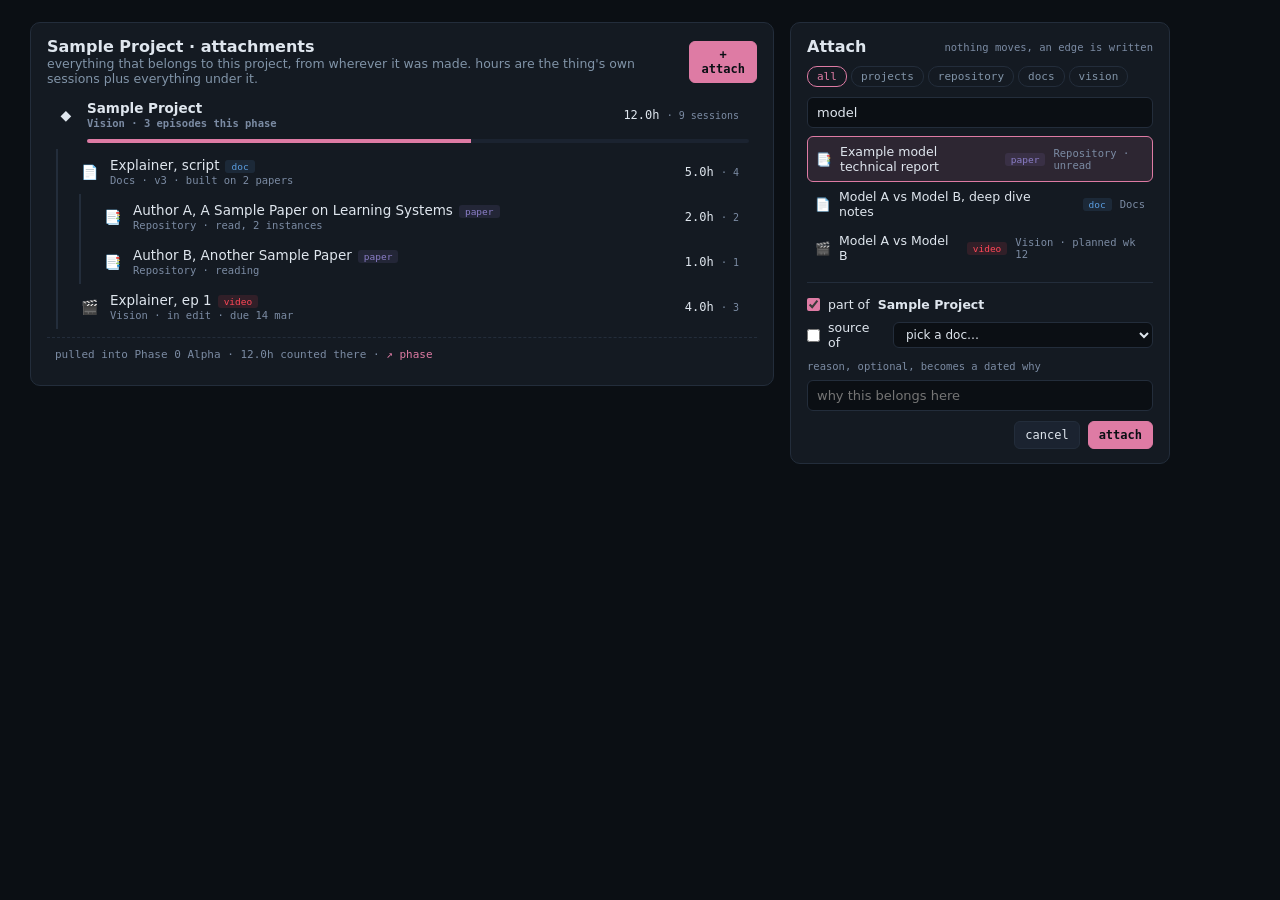
<file: notes/ui/mainframe_project_attach.html>
<!doctype html><html lang="en"><head><meta charset="utf-8"><title>Mainframe / Project / attachments</title>
<style>
:root{--bg:#0B0F14;--surface:#141A22;--raised:#1B2330;--border:#232d3b;--text:#dfe6ee;--muted:#8194a8;--dim:#7B8BA3;
--pink:#DE7BA4;--teal:#00D4AA;--amber:#F0A030;--purple:#8B7EC8;--blue:#5A9DE0;--green:#4ADE80;--red:#FF4757;
--pink-d:rgba(222,123,164,.12);--teal-d:rgba(0,212,170,.12);--purple-d:rgba(139,126,200,.12);--blue-d:rgba(90,157,224,.12);--red-d:rgba(255,71,87,.12);
--mono:ui-monospace,"JetBrains Mono","SF Mono",Menlo,Consolas,monospace;--sans:Inter,system-ui,-apple-system,"Segoe UI",Roboto,sans-serif}
*{box-sizing:border-box}body{margin:0;background:var(--bg);color:var(--text);font-family:var(--sans);font-size:13.5px}
.view{padding:22px 30px 48px;max-width:1200px;display:grid;grid-template-columns:1fr 380px;gap:16px;align-items:start}
h2{font-size:16px;margin:0;font-weight:600}.sub{color:var(--muted);font-size:12.5px}
.card{background:var(--surface);border:1px solid var(--border);border-radius:10px;padding:14px 16px}
.spread{display:flex;justify-content:space-between;align-items:center;gap:10px}.row{display:flex;gap:8px;align-items:center;flex-wrap:wrap}
button{font-family:var(--mono);font-size:12px;background:var(--raised);color:var(--text);border:1px solid var(--border);border-radius:6px;padding:6px 10px;cursor:pointer}
button:hover{border-color:var(--pink);color:var(--pink)}.btn-sm{padding:3px 7px;font-size:11px}.primary{background:var(--pink);color:var(--bg);border-color:var(--pink);font-weight:600}
.meta{font-family:var(--mono);font-size:10.5px;color:var(--dim)}
/* tree */
.node{border-left:2px solid var(--border);margin-left:9px;padding-left:12px}
.node.root{border:0;margin:0;padding:0}
.r{display:grid;grid-template-columns:22px 1fr auto auto;gap:10px;align-items:center;padding:8px 8px;border-radius:7px}
.r:hover{background:var(--raised)}
.r .ic{font-size:14px;text-align:center}
.r .nm{font-weight:500}.r .nm .meta{display:block;margin-top:1px}
.r.proj .nm{font-weight:600}
.r .h{font-family:var(--mono);font-size:12px;text-align:right;white-space:nowrap}.r .h small{color:var(--dim);font-size:10px}
.r .acts{display:none;gap:3px}.r:hover .acts{display:flex}
.kind{font-family:var(--mono);font-size:9.5px;padding:1px 6px;border-radius:3px;margin-left:6px;vertical-align:middle}
.kind.doc{background:var(--blue-d);color:var(--blue)}.kind.paper{background:var(--purple-d);color:var(--purple)}.kind.book{background:var(--teal-d);color:var(--teal)}.kind.video{background:var(--red-d);color:var(--red)}
.bar{height:4px;background:var(--raised);border-radius:2px;overflow:hidden;margin:2px 8px 6px 40px}.bar i{display:block;height:100%;background:var(--pink)}
.auto{font-family:var(--mono);font-size:11px;color:var(--dim);padding:10px 8px;border-top:1px dashed var(--border);margin-top:8px;cursor:pointer}
.auto:hover{color:var(--pink)}
/* picker */
.picker .tabs{display:flex;gap:4px;margin:10px 0}
.picker .tabs span{font-family:var(--mono);font-size:11px;padding:3px 9px;border-radius:10px;border:1px solid var(--border);color:var(--muted);cursor:pointer}
.picker .tabs span.on{border-color:var(--pink);color:var(--pink)}
.picker input{width:100%;font-family:var(--sans);font-size:13px;background:var(--bg);color:var(--text);border:1px solid var(--border);border-radius:6px;padding:7px 9px}
.hit{display:flex;align-items:center;gap:8px;padding:7px 8px;border-radius:6px;font-size:12.5px;cursor:pointer}
.hit:hover{background:var(--raised)}.hit .meta{margin-left:auto}
.hit.sel{background:var(--pink-d);border:1px solid var(--pink)}
.where{margin-top:12px;padding-top:10px;border-top:1px solid var(--border)}
.where label{display:flex;align-items:center;gap:8px;font-size:12.5px;padding:4px 0}
.where input[type=checkbox]{width:auto;accent-color:var(--pink);margin:0}
.where select{font-family:var(--sans);font-size:12px;background:var(--bg);color:var(--text);border:1px solid var(--border);border-radius:6px;padding:4px 8px}
</style></head><body>
<main class="view">

  <section class="card">
    <div class="spread" style="margin-bottom:6px"><div><h2>Sample Project · attachments</h2><div class="sub">everything that belongs to this project, from wherever it was made. hours are the thing's own sessions plus everything under it.</div></div><button class="primary">+ attach</button></div>

    <div class="node root">
      <div class="r proj"><span class="ic">◆</span><div class="nm">Sample Project<span class="meta">Vision · 3 episodes this phase</span></div><div class="h">12.0h <small>· 9 sessions</small></div><span class="acts"><button class="btn-sm">↗</button><button class="btn-sm">detach</button></span></div>
      <div class="bar"><i style="width:58%"></i></div>
      <div class="node">
        <div class="r"><span class="ic">📄</span><div class="nm">Explainer, script<span class="kind doc">doc</span><span class="meta">Docs · v3 · built on 2 papers</span></div><div class="h">5.0h <small>· 4</small></div><span class="acts"><button class="btn-sm">↗</button><button class="btn-sm">detach</button></span></div>
        <div class="node">
          <div class="r"><span class="ic">📑</span><div class="nm">Author A, A Sample Paper on Learning Systems<span class="kind paper">paper</span><span class="meta">Repository · read, 2 instances</span></div><div class="h">2.0h <small>· 2</small></div><span class="acts"><button class="btn-sm">↗</button></span></div>
          <div class="r"><span class="ic">📑</span><div class="nm">Author B, Another Sample Paper<span class="kind paper">paper</span><span class="meta">Repository · reading</span></div><div class="h">1.0h <small>· 1</small></div><span class="acts"><button class="btn-sm">↗</button></span></div>
        </div>
        <div class="r"><span class="ic">🎬</span><div class="nm">Explainer, ep 1<span class="kind video">video</span><span class="meta">Vision · in edit · due 14 mar</span></div><div class="h">4.0h <small>· 3</small></div><span class="acts"><button class="btn-sm">↗</button><button class="btn-sm">detach</button></span></div>
      </div>

      <div class="auto">pulled into Phase 0 Alpha · 12.0h counted there · <span style="color:var(--pink)">↗ phase</span></div>
    </div>
  </section>

  <!-- attach picker -->
  <aside class="card picker">
    <div class="spread"><h2>Attach</h2><span class="meta">nothing moves, an edge is written</span></div>
    <div class="tabs"><span class="on">all</span><span>projects</span><span>repository</span><span>docs</span><span>vision</span></div>
    <input value="model">
    <div style="margin-top:8px">
      <div class="hit sel"><span>📑</span>Example model technical report<span class="kind paper">paper</span><span class="meta">Repository · unread</span></div>
      <div class="hit"><span>📄</span>Model A vs Model B, deep dive notes<span class="kind doc">doc</span><span class="meta">Docs</span></div>
      <div class="hit"><span>🎬</span>Model A vs Model B<span class="kind video">video</span><span class="meta">Vision · planned wk 12</span></div>
    </div>
    <div class="where">
      <label><input type="checkbox" checked> part of <b>Sample Project</b></label>
      <label><input type="checkbox"> source of <select><option>pick a doc…</option><option>Model A vs Model B, deep dive notes</option></select></label>
      <div class="meta" style="margin:6px 0 8px">reason, optional, becomes a dated why</div>
      <input placeholder="why this belongs here">
      <div class="row" style="margin-top:10px;justify-content:flex-end"><button>cancel</button><button class="primary">attach</button></div>
    </div>
  </aside>

</main>
</body></html>
</file>
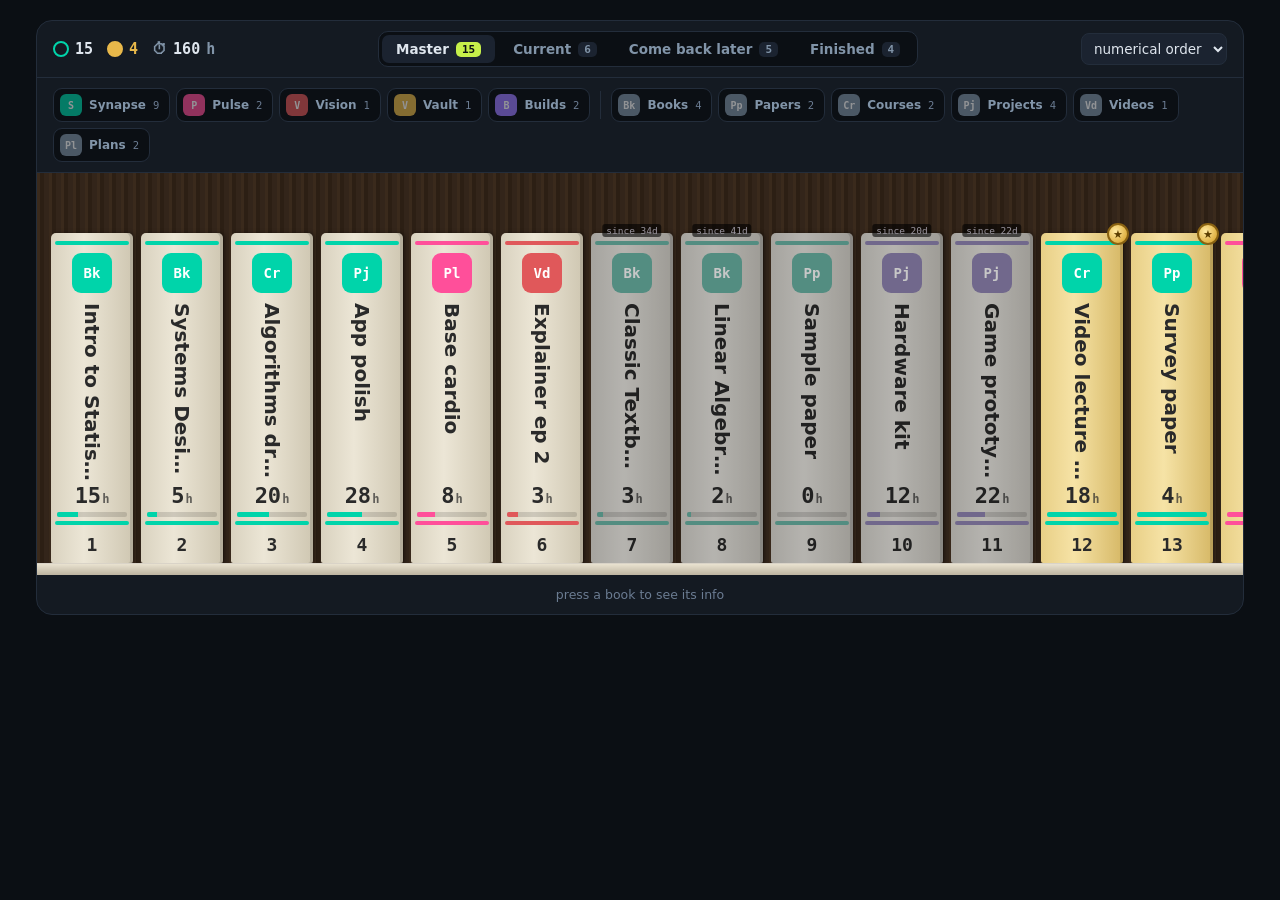
<file: notes/ui/mainframe_shelf.html>
<!doctype html><html lang="en-GB"><head><meta charset="utf-8"><meta name="viewport" content="width=device-width,initial-scale=1">
<title>Mainframe Shelf</title>
<style>
:root{--bg:#0B0F14;--surface:#141A22;--raised:#1B2330;--border:#232d3b;--text:#dfe6ee;--muted:#8194a8;--dim:#6b7c92;
--teal:#00D4AA;--pink:#FF4F9A;--red:#E0585A;--gold:#E8B84A;--lime:#C6F04A;--purple:#9B7BFF;--amber:#F0A030;
--mono:ui-monospace,"JetBrains Mono","SF Mono",Menlo,Consolas,monospace;--sans:Inter,system-ui,-apple-system,"Segoe UI",Roboto,sans-serif}
@media (prefers-color-scheme: dark){:root:not([data-theme="light"]){--bg:#0B0F14}}
:root[data-theme="dark"]{--bg:#0B0F14}
*{box-sizing:border-box}
body{margin:0;background:var(--bg);color:var(--text);font-family:var(--sans);font-size:13.5px}
.page{max-width:1240px;margin:0 auto;padding:20px 16px 60px}
button{font:inherit;cursor:pointer;color:var(--text);background:var(--raised);border:1px solid var(--border);border-radius:8px;padding:6px 11px}
button:hover{border-color:var(--teal)}
.frame{background:var(--surface);border:1px solid var(--border);border-radius:16px;overflow:hidden}
.topbar{display:flex;align-items:center;gap:14px;padding:10px 16px;border-bottom:1px solid var(--border);flex-wrap:wrap}
.counts{display:flex;gap:14px;font-family:var(--mono);font-size:15px;font-weight:600}
.counts span{display:flex;align-items:center;gap:6px}
.counts i{width:16px;height:16px;border-radius:50%;display:inline-block;border:2px solid}
.tabs{display:flex;gap:4px;margin:0 auto;background:var(--bg);padding:3px;border-radius:10px;border:1px solid var(--border)}
.tab{border:0;background:none;padding:6px 14px;border-radius:7px;color:var(--muted);font-weight:600;display:flex;gap:7px;align-items:center}
.tab b{font-family:var(--mono);font-size:11px;background:var(--raised);padding:1px 6px;border-radius:5px;color:var(--muted)}
.tab.on{background:var(--raised);color:var(--text)}
.tab.on b{color:var(--bg);background:var(--lime)}
.tab.drop{outline:2px dashed var(--lime)}
.sortsel{font:inherit;background:var(--raised);color:var(--text);border:1px solid var(--border);border-radius:8px;padding:6px 8px}
.filters{display:flex;gap:6px;flex-wrap:wrap;padding:10px 16px;border-bottom:1px solid var(--border);align-items:center}
.filters .sep{width:1px;height:28px;background:var(--border);margin:0 4px}
.fb{display:flex;align-items:center;gap:7px;padding:5px 10px 5px 6px;border-radius:9px;background:var(--bg);border:1px solid var(--border);color:var(--muted);font-size:12px;font-weight:600}
.fb .sq{width:22px;height:22px;border-radius:6px;display:grid;place-items:center;font-family:var(--mono);font-size:10px;color:#fff;opacity:.55}
.fb b{font-family:var(--mono);font-size:10.5px;color:var(--dim);font-weight:500}
.fb.on{color:var(--text);border-color:currentColor;background:var(--raised)}
.fb.on .sq{opacity:1}
.fb.zero{opacity:.35}
.fclear{font-size:11.5px;color:var(--muted);background:none;border:0;margin-left:auto}
.shelfwrap{position:relative;background:repeating-linear-gradient(90deg,#3a2a1c 0 3px,#2c1f14 3px 7px,#33251a 7px 12px);padding:34px 14px 0;overflow-x:auto}
.shelf{display:flex;gap:8px;align-items:flex-end;min-height:356px}
.ledge{height:12px;background:linear-gradient(#e9e2d0,#bdb4a0);border-top:1px solid #fff6}
.spine{flex:0 0 82px;height:330px;border-radius:5px 5px 2px 2px;position:relative;cursor:pointer;display:flex;flex-direction:column;align-items:center;
  background:linear-gradient(90deg,#d9d2bf,#ece6d6 40%,#cfc7b2);color:#2a2a2a;box-shadow:inset -3px 0 0 #0002,2px 0 4px #0006;transition:transform .15s}
.spine:hover{transform:translateY(-6px)}
.spine.sel{transform:translateY(-14px)}
.spine .band{position:absolute;left:4px;right:4px;height:4px;border-radius:2px}
.spine .band.t{top:8px}.spine .band.b{bottom:38px}
.spine .ico{margin-top:20px;width:40px;height:40px;border-radius:9px;display:grid;place-items:center;font-family:var(--mono);font-weight:700;font-size:14px;color:#fff}
.spine .ttl{writing-mode:vertical-rl;font-weight:700;font-size:20px;margin-top:10px;max-height:178px;overflow:hidden;white-space:nowrap;text-overflow:ellipsis}
.spine .hrs{position:absolute;bottom:56px;left:0;right:0;text-align:center;font-family:var(--mono);font-weight:800;font-size:22px;line-height:1}
.spine .hrs small{font-size:12px;font-weight:600;opacity:.7;margin-left:1px}
.spine .prog{position:absolute;left:6px;bottom:46px;width:calc(100% - 12px);height:5px;background:#0002;border-radius:2px;overflow:hidden}
.spine .prog i{display:block;height:100%}
.spine .num{position:absolute;bottom:8px;font-family:var(--mono);font-weight:700;font-size:18px}
.spine.done{background:linear-gradient(90deg,#e8cf86,#f6e3a6 40%,#d6b866)}
.spine.later{filter:saturate(.35) brightness(.78)}
.seal{position:absolute;top:-10px;right:-6px;width:22px;height:22px;border-radius:50%;background:radial-gradient(circle at 35% 35%,#ffe9a0,#d39b1e);border:2px solid #8a6312;font-size:11px;display:grid;place-items:center;color:#5a3d00}
.dust{position:absolute;top:-9px;left:50%;transform:translateX(-50%);font-family:var(--mono);font-size:9.5px;background:#0009;color:#cbd;padding:1px 4px;border-radius:3px;white-space:nowrap}
.marker{position:absolute;top:6px;width:0;height:0;border-left:13px solid transparent;border-right:13px solid transparent;border-top:20px solid var(--teal);filter:drop-shadow(0 0 6px var(--teal));transition:left .15s}
.empty-slot{flex:0 0 82px;height:330px;border:2px dashed #ffffff22;border-radius:5px;display:grid;place-items:center;color:#ffffff40;font-size:22px}
.hint{padding:12px 16px;color:var(--dim);font-size:12.5px;text-align:center}
.info{border-top:1px solid var(--border);background:var(--raised);padding:18px;display:none}
.info.open{display:block;animation:in .18s ease}
@keyframes in{from{opacity:0;transform:translateY(-6px)}}
.ih{display:grid;grid-template-columns:auto 1fr auto;gap:16px;align-items:center}
.big{width:60px;height:60px;border-radius:13px;display:grid;place-items:center;font-family:var(--mono);font-weight:800;font-size:20px;color:#fff}
.it{font-size:19px;font-weight:700}
.im{color:var(--muted);font-size:12.5px;margin-top:3px}
.acts{display:flex;gap:6px;flex-wrap:wrap;justify-content:flex-end}
.close{background:none;border:0;color:var(--muted);font-size:18px;padding:4px 8px}
.stats{display:grid;grid-template-columns:repeat(auto-fit,minmax(120px,1fr));gap:10px;margin:16px 0}
.st{background:var(--surface);border:1px solid var(--border);border-radius:10px;padding:10px 12px}
.st .k{font-family:var(--mono);font-size:10px;letter-spacing:.07em;text-transform:uppercase;color:var(--muted)}
.st .v{font-size:20px;font-weight:700;margin-top:3px;font-variant-numeric:tabular-nums}
.pbar{height:8px;border-radius:4px;background:var(--surface);overflow:hidden;margin-top:4px}.pbar i{display:block;height:100%}
.cols{display:grid;grid-template-columns:1.2fr 1fr;gap:14px}
@media (max-width:820px){.cols{grid-template-columns:1fr}.ih{grid-template-columns:auto 1fr}.acts{grid-column:1/-1;justify-content:flex-start}}
.box{background:var(--surface);border:1px solid var(--border);border-radius:10px;padding:12px}
.box h4{margin:0 0 8px;font-family:var(--mono);font-size:10.5px;letter-spacing:.08em;text-transform:uppercase;color:var(--muted);font-weight:500}
.ses{list-style:none;margin:0;padding:0}
.ses li{display:grid;grid-template-columns:70px 1fr 50px;gap:8px;padding:6px 0;border-bottom:1px dashed var(--border);font-size:12.5px}
.ses li:last-child{border:0}
.ses .d{font-family:var(--mono);font-size:11px;color:var(--muted)}
.ses .h{font-family:var(--mono);text-align:right}
.week{display:flex;gap:4px;align-items:flex-end;height:60px;margin-top:6px}
.week span{flex:1;border-radius:3px 3px 0 0;min-height:2px}
.wl{display:flex;gap:4px;font-family:var(--mono);font-size:9.5px;color:var(--dim)}.wl span{flex:1;text-align:center}
.take{font-size:13px;line-height:1.5}
.take .q{border-left:3px solid var(--gold);padding-left:10px;color:var(--text)}
.next{margin-top:10px;font-size:12.5px;color:var(--muted)}.next b{color:var(--text)}
.toast{position:fixed;bottom:18px;left:50%;transform:translateX(-50%);background:var(--raised);border:1px solid var(--lime);padding:8px 16px;border-radius:999px;font-size:12.5px;opacity:0;transition:opacity .2s;pointer-events:none}
.toast.on{opacity:1}
</style></head><body><div class="page">

<div class="frame">
  <div class="topbar">
    <div class="counts">
      <span><i style="border-color:var(--teal)"></i><b id="cAll">0</b></span>
      <span style="color:var(--gold)"><i style="border-color:var(--gold);background:var(--gold)"></i><b id="cDone">0</b></span>
      <span style="color:var(--muted)">⏱ <b id="cHrs" style="color:var(--text)">0</b>h</span>
    </div>
    <div class="tabs">
      <button class="tab on" data-s="master">Master <b>0</b></button>
      <button class="tab" data-s="main">Current <b>0</b></button>
      <button class="tab" data-s="later">Come back later <b>0</b></button>
      <button class="tab" data-s="done">Finished <b>0</b></button>
    </div>
    <select class="sortsel" id="sort">
      <option value="num">numerical order</option><option value="hours">most hours</option>
      <option value="area">by area</option><option value="type">by type</option>
      <option value="prog">by progress</option><option value="touched">last touched</option>
    </select>
  </div>
  <div class="filters" id="filters"></div>
  <div class="shelfwrap"><div class="marker" id="marker"></div><div class="shelf" id="shelf"></div></div>
  <div class="ledge"></div>
  <div class="hint" id="hint">press a book to see its info</div>
  <div class="info" id="info"></div>
</div>
</div>
<div class="toast" id="toast"></div>

<script>
const AREA={synapse:'#00D4AA',pulse:'#FF4F9A',vision:'#E0585A',vault:'#E8B84A',glass:'#9B7BFF'};
const AREA_NAME={synapse:'Synapse',pulse:'Pulse',vision:'Vision',vault:'Vault',glass:'Builds'};
const TYPE={book:'Bk',paper:'Pp',course:'Cr',project:'Pj',video:'Vd',plan:'Pl'};
const TYPE_NAME={book:'Books',paper:'Papers',course:'Courses',project:'Projects',video:'Videos',plan:'Plans'};
const SHELF={main:'Current',later:'Come back later',done:'Finished'};
let items=[
 {n:1,t:'Intro to Statistics',type:'book',area:'synapse',p:30,s:'main',h:15,unit:'ch 6 / 18',touched:1,next:'Ch 7: regression'},
 {n:2,t:'Systems Design 101',type:'book',area:'synapse',p:14,s:'main',h:5,unit:'ch 2 / 9',touched:2,next:'Ch 3: caching'},
 {n:3,t:'Algorithms drills',type:'course',area:'synapse',p:45,s:'main',h:20,unit:'54 / 120',touched:0,next:'2 graph mediums'},
 {n:4,t:'App polish',type:'project',area:'synapse',p:50,s:'main',h:28,unit:'10 / 20 tasks',touched:0,next:'shelf in the Repo tab'},
 {n:5,t:'Base cardio',type:'plan',area:'pulse',p:25,s:'main',h:8,unit:'wk 3 / 12',touched:1,next:'easy run, 30 min'},
 {n:6,t:'Explainer ep 2',type:'video',area:'vision',p:15,s:'main',h:3,unit:'script',touched:4,next:'finish the script draft'},
 {n:7,t:'Classic Textbook',type:'book',area:'synapse',p:8,s:'later',h:3,unit:'ch 2 / 25',touched:34,next:'Ch 3: search'},
 {n:8,t:'Linear Algebra Notes',type:'book',area:'synapse',p:5,s:'later',h:2,unit:'ch 1 / 16',touched:41,next:'Ch 2: vector spaces'},
 {n:9,t:'Sample paper',type:'paper',area:'synapse',p:0,s:'later',h:0,unit:'0 / 30 pp',touched:12,next:'first pass, abstract and figures'},
 {n:10,t:'Hardware kit',type:'project',area:'glass',p:18,s:'later',h:12,unit:'stage 1',touched:20,next:'order the parts'},
 {n:11,t:'Game prototype',type:'project',area:'glass',p:40,s:'later',h:22,unit:'level 1',touched:22,next:'pathing between rooms'},
 {n:12,t:'Video lecture series',type:'course',area:'synapse',p:100,s:'done',h:18,unit:'10 / 10',touched:30,take:'the worked examples finally clicked'},
 {n:13,t:'Survey paper',type:'paper',area:'synapse',p:100,s:'done',h:4,unit:'L3 understood',touched:9,take:'the taxonomy in section 2 is the useful part'},
 {n:14,t:'Strength base',type:'plan',area:'pulse',p:100,s:'done',h:14,unit:'6 wks',touched:15,take:'3 sessions a week is the real limit'},
 {n:15,t:'Small tab',type:'project',area:'vault',p:100,s:'done',h:6,unit:'shipped',touched:3,take:'small tabs ship faster'},
];
function sessions(x){
  if(!x.h) return [];
  const out=[];let left=x.h,day=x.touched,seed=x.n*7;
  while(left>0&&out.length<8){seed=(seed*31+11)%97;const h=Math.min(left,[0.5,1,1,1.5,2,2.5][seed%6]);out.push({d:day,h});left-=h;day+=1+seed%4;}
  return out;
}
const MAX_MAIN=6;
let cur='master', open=null, sortBy='num';
const F={area:new Set(),type:new Set()};
const $=id=>document.getElementById(id);
const pass=x=>(!F.area.size||F.area.has(x.area))&&(!F.type.size||F.type.has(x.type));
const ago=d=>d===0?'today':d===1?'yesterday':d+'d ago';
const dstr=d=>{const t=new Date();t.setDate(t.getDate()-d);return t.toLocaleDateString('en-GB',{day:'numeric',month:'short'});};

function list(){
  const k={num:(x,y)=>x.n-y.n,hours:(x,y)=>y.h-x.h,area:(x,y)=>x.area.localeCompare(y.area)||x.n-y.n,type:(x,y)=>x.type.localeCompare(y.type)||x.n-y.n,prog:(x,y)=>y.p-x.p,touched:(x,y)=>x.touched-y.touched};
  return items.filter(x=>(cur==='master'||x.s===cur)&&pass(x)).sort(k[sortBy]);
}
function renderFilters(){
  const el=$('filters');el.innerHTML='';
  const on=items.filter(x=>cur==='master'||x.s===cur);
  const mk=(kind,key,label,color,glyph)=>{
    const n=on.filter(x=>x[kind]===key&&(kind==='area'?(!F.type.size||F.type.has(x.type)):(!F.area.size||F.area.has(x.area)))).length;
    const b=document.createElement('button');b.className='fb'+(F[kind].has(key)?' on':'')+(n?'':' zero');
    if(F[kind].has(key)) b.style.color=color;
    b.innerHTML=`<span class="sq" style="background:${color}">${glyph}</span>${label} <b>${n}</b>`;
    b.onclick=()=>{F[kind].has(key)?F[kind].delete(key):F[kind].add(key);render();};el.append(b);
  };
  Object.keys(AREA_NAME).forEach(k=>mk('area',k,AREA_NAME[k],AREA[k],AREA_NAME[k][0]));
  el.insertAdjacentHTML('beforeend','<span class="sep"></span>');
  Object.keys(TYPE_NAME).forEach(k=>mk('type',k,TYPE_NAME[k],'#8194a8',TYPE[k]));
  if(F.area.size||F.type.size){const c=document.createElement('button');c.className='fclear';c.textContent='clear filters ✕';c.onclick=()=>{F.area.clear();F.type.clear();render();};el.append(c);}
}
function render(){
  renderFilters();
  const a=list();
  if(open&&!a.find(x=>x.n===open)) open=null;
  const sh=$('shelf');sh.innerHTML='';
  a.forEach(x=>{
    const c=AREA[x.area],d=document.createElement('div');
    d.className='spine '+(x.s==='done'?'done':x.s==='later'?'later':'')+(x.n===open?' sel':'');
    d.draggable=true;
    d.innerHTML=`<i class="band t" style="background:${c}"></i><div class="ico" style="background:${c}">${TYPE[x.type]}</div><div class="ttl"></div>
      <div class="hrs">${x.h}<small>h</small></div><div class="prog"><i style="width:${x.p}%;background:${c}"></i></div><i class="band b" style="background:${c}"></i><div class="num">${x.n}</div>`;
    d.querySelector('.ttl').textContent=x.t;
    if(x.s==='done') d.insertAdjacentHTML('beforeend','<div class="seal">★</div>');
    if(x.s==='later'&&x.touched>=14) d.insertAdjacentHTML('beforeend',`<div class="dust">since ${x.touched}d</div>`);
    d.onclick=()=>{open=open===x.n?null:x.n;render();if(open)setTimeout(()=>$('info').scrollIntoView({behavior:'smooth',block:'nearest'}),30);};
    d.ondragstart=e=>e.dataTransfer.setData('text/plain',x.n);
    sh.append(d);
  });
  if(cur==='main'&&!F.area.size&&!F.type.size) for(let k=a.length;k<MAX_MAIN;k++) sh.insertAdjacentHTML('beforeend','<div class="empty-slot">+</div>');
  requestAnimationFrame(()=>{const i=a.findIndex(x=>x.n===open),s=sh.children[i],m=$('marker');if(s){m.style.display='';m.style.left=(s.offsetLeft+28)+'px';}else m.style.display='none';});
  document.querySelectorAll('.tab').forEach(t=>{t.classList.toggle('on',t.dataset.s===cur);t.querySelector('b').textContent=t.dataset.s==='master'?items.length:items.filter(x=>x.s===t.dataset.s).length;});
  $('cAll').textContent=items.length;$('cDone').textContent=items.filter(x=>x.s==='done').length;$('cHrs').textContent=items.reduce((s,x)=>s+x.h,0);
  renderInfo();
}
function renderInfo(){
  const el=$('info'),x=items.find(i=>i.n===open);
  $('hint').style.display=x?'none':'';
  el.classList.toggle('open',!!x);if(!x){el.innerHTML='';return;}
  const c=AREA[x.area],ss=sessions(x);
  const wk=[0,0,0,0,0,0,0,0];ss.forEach(s=>{const w=Math.floor(s.d/7);if(w<8)wk[7-w]+=s.h;});
  const mx=Math.max(1,...wk);
  el.innerHTML=`<div class="ih"><div class="big" style="background:${c}">${TYPE[x.type]}</div>
    <div><div class="it"></div><div class="im">#${x.n} · ${TYPE_NAME[x.type].slice(0,-1).toLowerCase()} · ${AREA_NAME[x.area]} · on ${SHELF[x.s]}</div></div>
    <div class="acts" id="acts"></div></div>
    <div class="stats">
      <div class="st"><div class="k">hours</div><div class="v">${x.h} h</div></div>
      <div class="st"><div class="k">progress</div><div class="v">${x.p}%</div><div class="pbar"><i style="width:${x.p}%;background:${c}"></i></div></div>
      <div class="st"><div class="k">up to</div><div class="v" style="font-size:16px">${x.unit}</div></div>
      <div class="st"><div class="k">sessions</div><div class="v">${ss.length}</div></div>
      <div class="st"><div class="k">last touched</div><div class="v" style="font-size:16px">${ago(x.touched)}</div></div>
    </div>
    <div class="cols">
      <div class="box"><h4>recent sessions</h4><ul class="ses">${ss.length?ss.map(s=>`<li><span class="d">${dstr(s.d)}</span><span>${x.unit.split('/')[0].trim()}</span><span class="h">${s.h} h</span></li>`).join(''):'<li><span></span><span style="color:var(--dim)">no sessions yet</span><span></span></li>'}</ul></div>
      <div class="box"><h4>hours per week, last 8 weeks</h4>
        <div class="week">${wk.map(h=>`<span style="height:${h/mx*100}%;background:${h?c:'var(--raised)'}" title="${h} h"></span>`).join('')}</div>
        <div class="wl">${wk.map((_,i)=>`<span>${i===7?'now':'-'+(7-i)}</span>`).join('')}</div>
        <div class="take" style="margin-top:14px">${x.take?'<h4>takeaway</h4><div class="q"></div>':''}</div>
        ${x.next&&x.s!=='done'?`<div class="next">next: <b></b></div>`:''}
      </div>
    </div>`;
  el.querySelector('.it').textContent=x.t;
  if(x.take) el.querySelector('.q').textContent=x.take;
  if(x.next&&x.s!=='done') el.querySelector('.next b').textContent=x.next;
  const acts=$('acts');
  const add=(l,fn)=>{const b=document.createElement('button');b.textContent=l;b.onclick=fn;acts.append(b);};
  add('▶ start session',()=>toast('session started on '+x.t));
  if(x.s!=='main') add('→ Current',()=>move(x,'main'));
  if(x.s!=='later') add('→ Later',()=>move(x,'later'));
  if(x.s!=='done') add('✓ Finished',()=>move(x,'done'));
  const cl=document.createElement('button');cl.className='close';cl.textContent='✕';cl.title='close';cl.onclick=()=>{open=null;render();};acts.append(cl);
}
function move(x,to){
  if(to==='main'&&items.filter(i=>i.s==='main').length>=MAX_MAIN){toast('Current is full (6). send one to Later first');return;}
  if(to==='done'){const t=prompt('one-line takeaway before it goes on Finished:',x.take||'');if(t===null)return;x.take=t||'—';x.p=100;}
  x.s=to;x.touched=0;toast(x.t+' → '+SHELF[to]);render();
}
function toast(t){const e=$('toast');e.textContent=t;e.classList.add('on');clearTimeout(e._t);e._t=setTimeout(()=>e.classList.remove('on'),1800);}
document.querySelectorAll('.tab').forEach(t=>{
  t.onclick=()=>{cur=t.dataset.s;render();};
  t.ondragover=e=>{e.preventDefault();t.classList.add('drop');};
  t.ondragleave=()=>t.classList.remove('drop');
  t.ondrop=e=>{e.preventDefault();t.classList.remove('drop');const x=items.find(i=>i.n==e.dataTransfer.getData('text/plain'));if(x&&t.dataset.s!=='master'&&x.s!==t.dataset.s)move(x,t.dataset.s);};
});
$('sort').onchange=e=>{sortBy=e.target.value;render();};
document.addEventListener('keydown',e=>{if(e.key==='Escape'&&open){open=null;render();}});
render();
</script></body></html>
</file>
